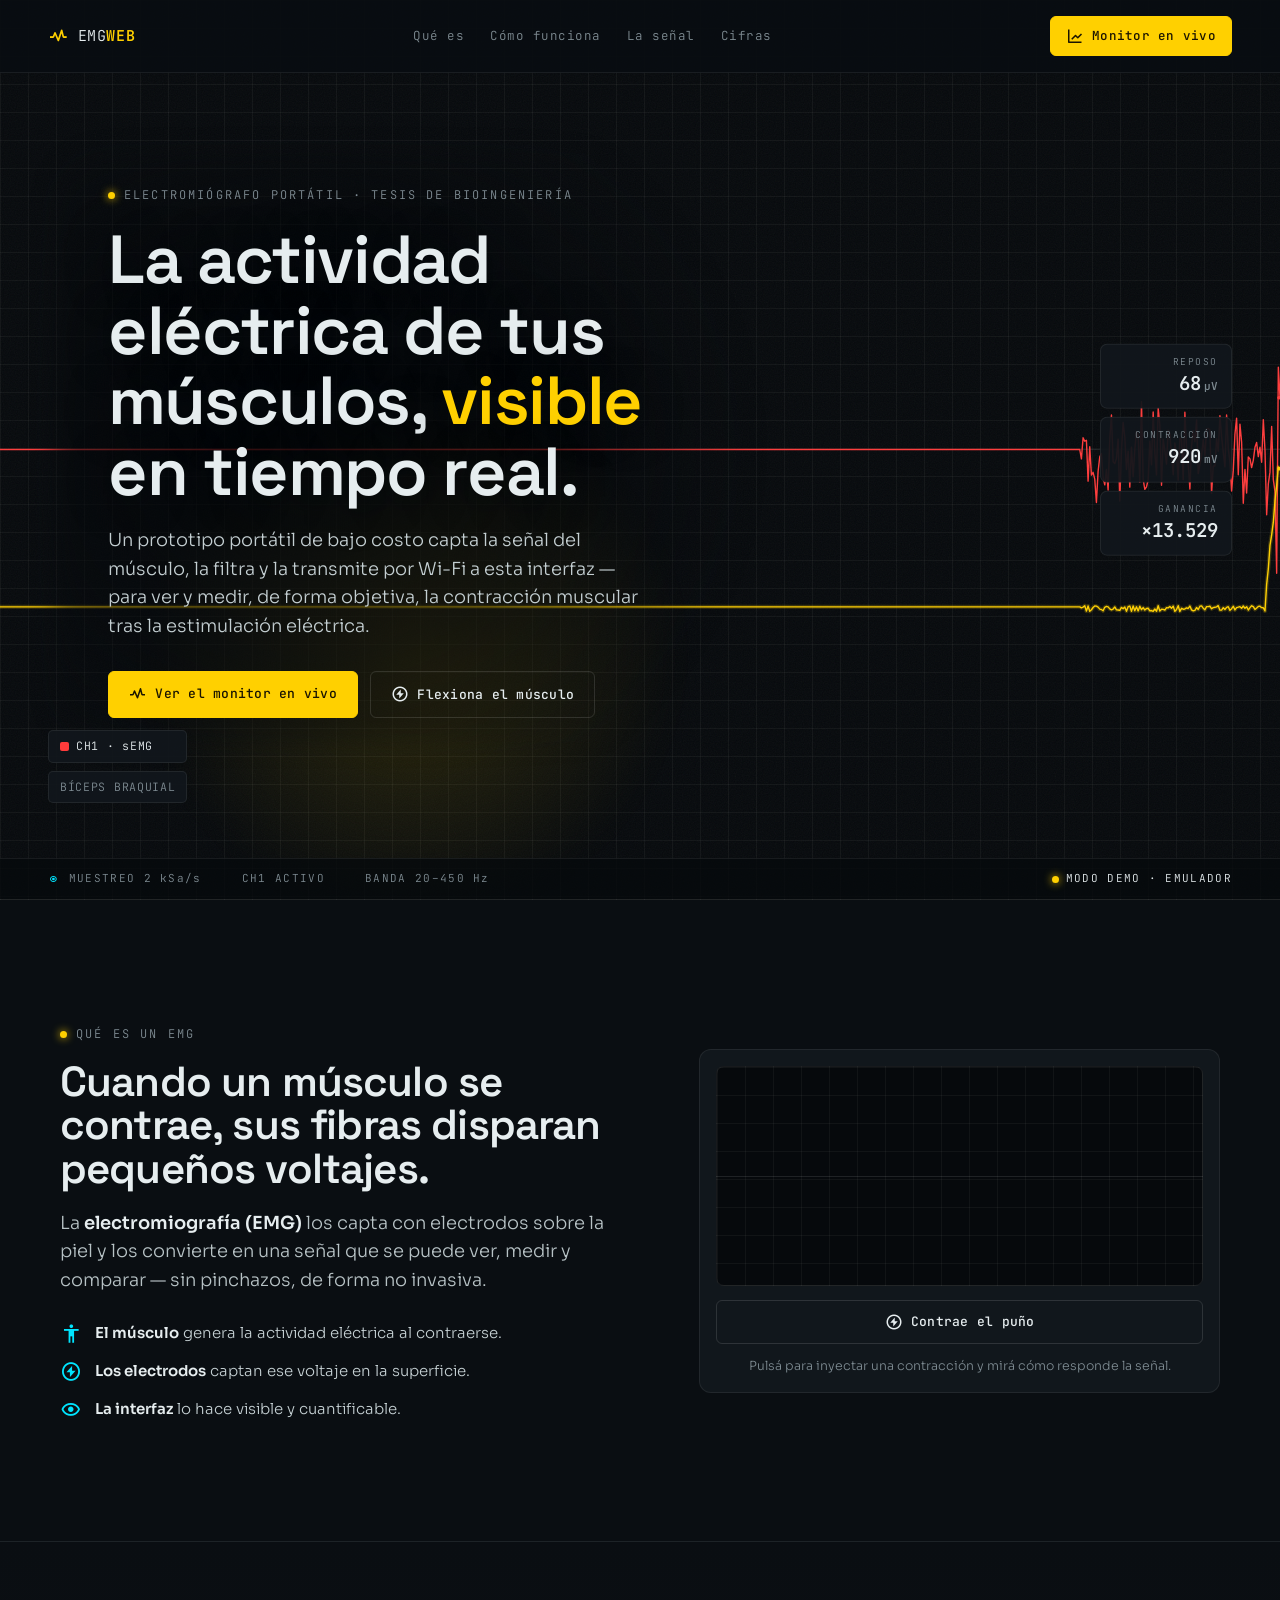
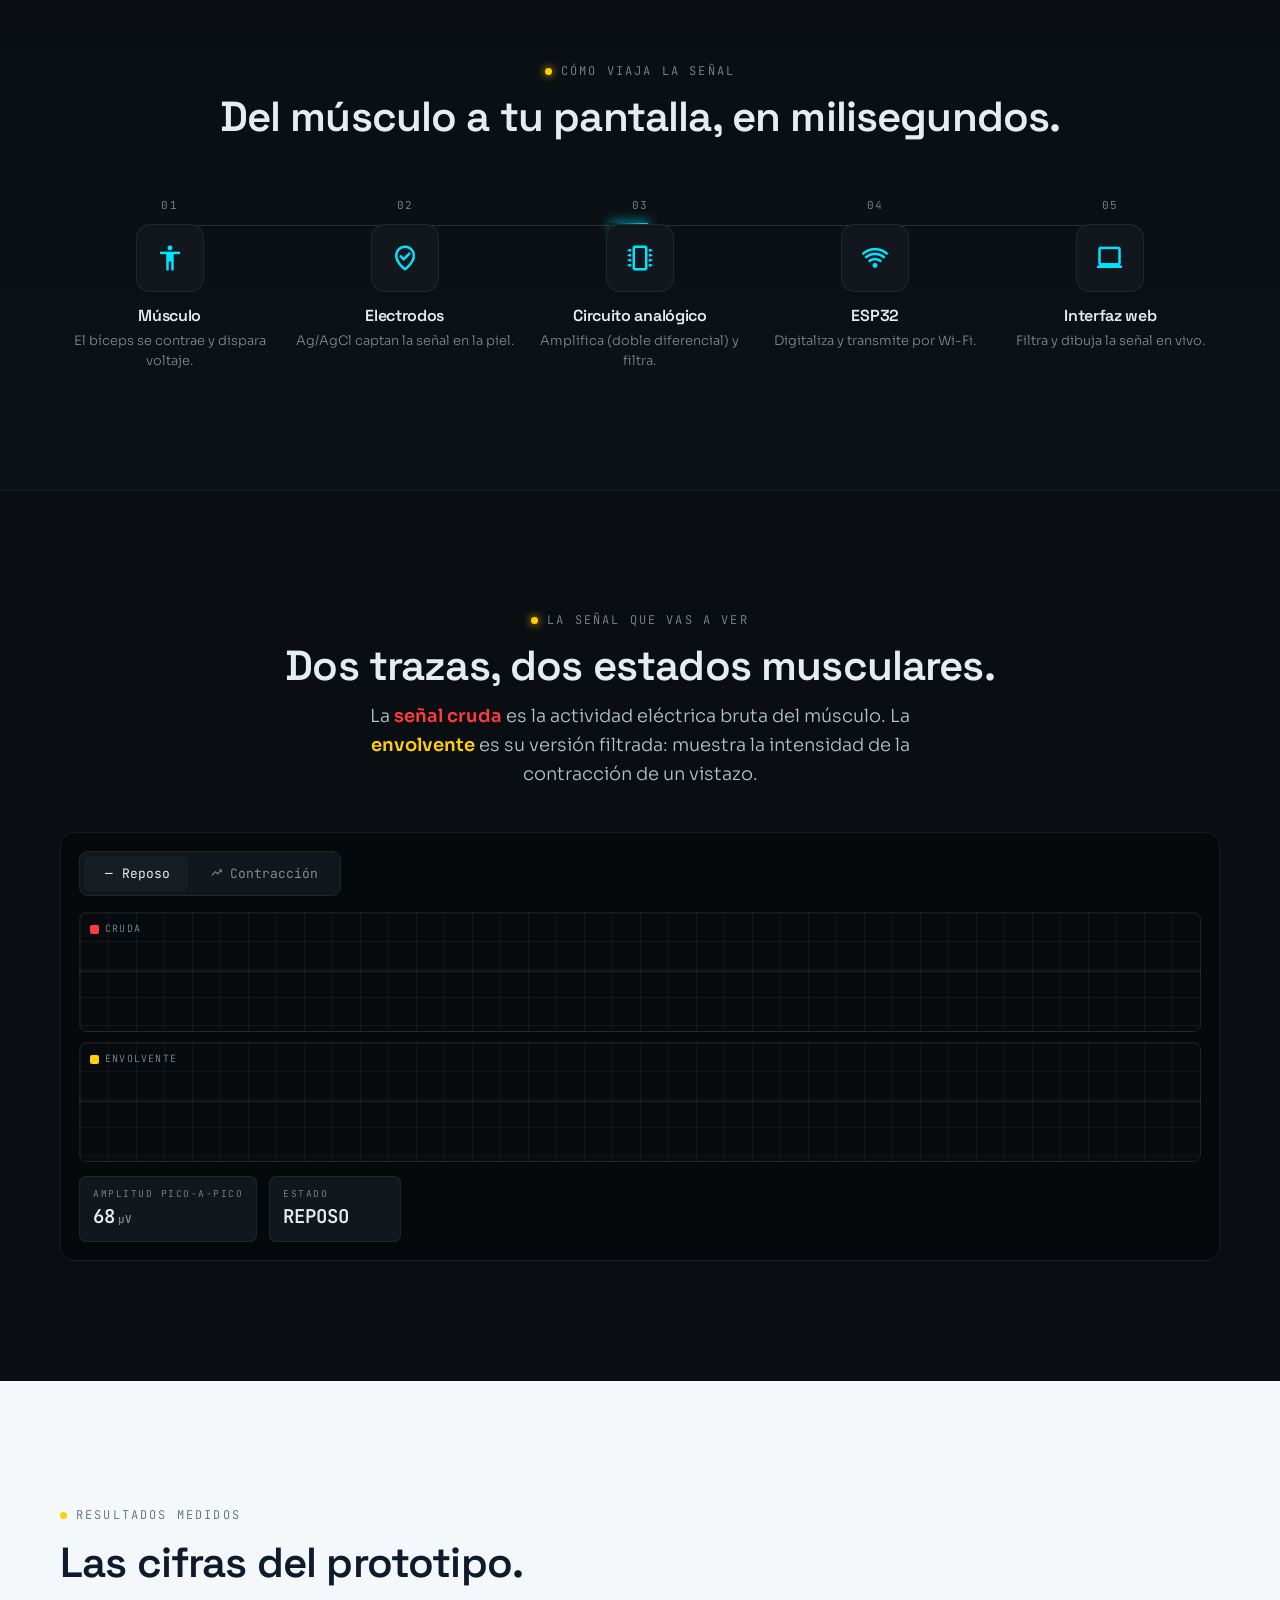
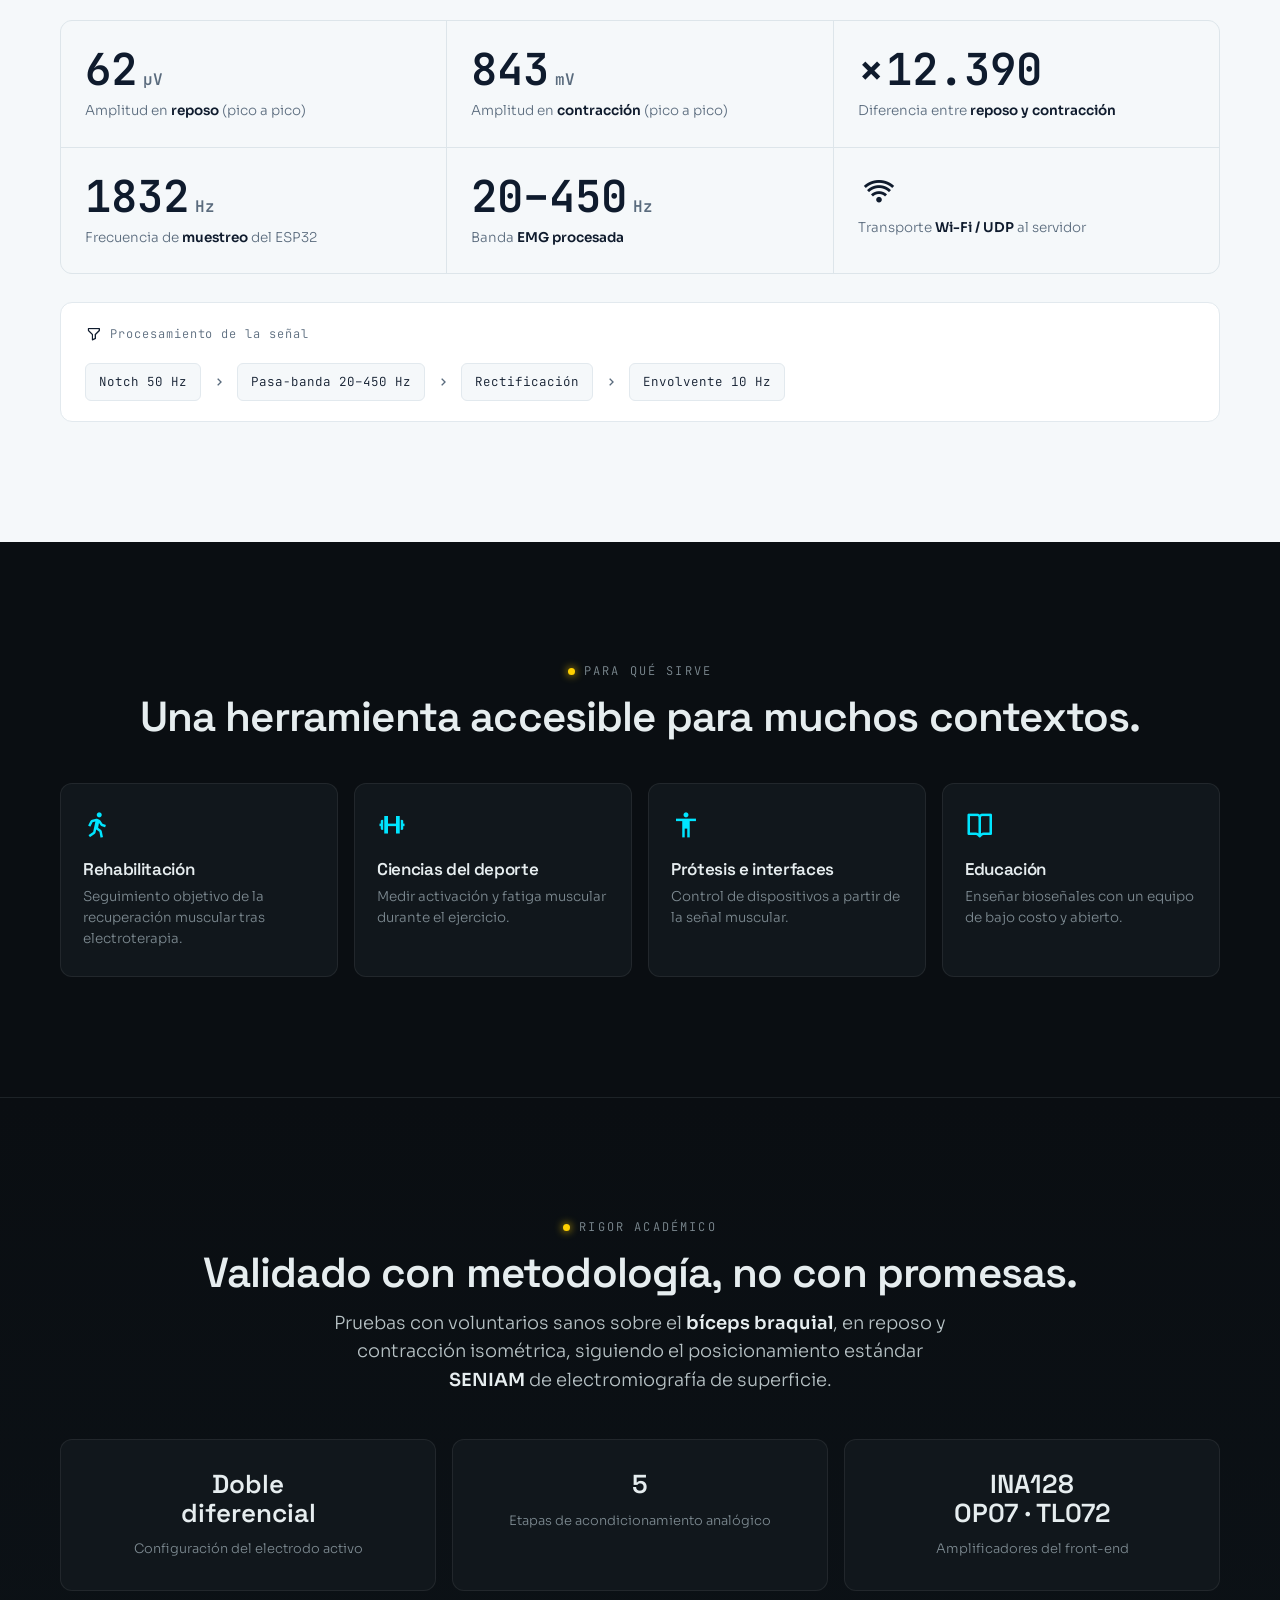
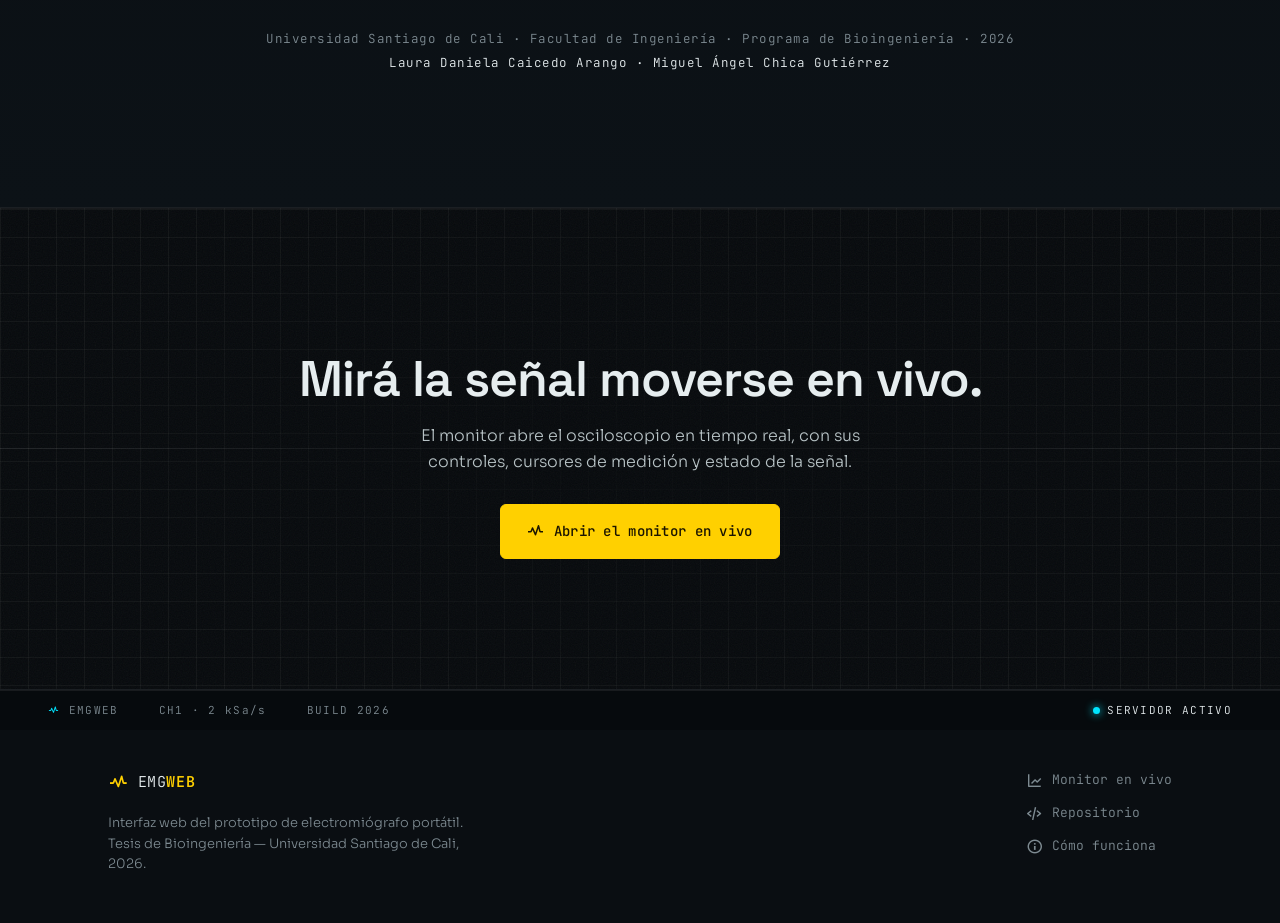
<file: static/index.html>
<!DOCTYPE html>
<html lang="es">
<head>
  <meta charset="UTF-8" />
  <meta name="viewport" content="width=device-width, initial-scale=1.0" />
  <title>Electromiógrafo portátil — Monitoreo muscular en tiempo real</title>
  <meta name="description" content="Prototipo de electromiógrafo portátil de bajo costo: capta la señal del músculo, la filtra y la transmite por Wi-Fi a una interfaz web en tiempo real. Tesis de Bioingeniería, Universidad Santiago de Cali." />
  <link rel="preconnect" href="https://fonts.googleapis.com" />
  <link rel="preconnect" href="https://fonts.gstatic.com" crossorigin />
  <link href="https://fonts.googleapis.com/css2?family=Space+Grotesk:wght@400;500;600;700&family=Sora:wght@300;400;500;600&family=JetBrains+Mono:wght@400;500;600;700&display=swap" rel="stylesheet" />
  <link rel="stylesheet" href="https://unpkg.com/boxicons@2.1.4/css/boxicons.min.css" />
  <link rel="stylesheet" href="/static/landing.css" />
</head>
<body>
  <!-- LOADER -->
  <div id="loader">
    <div class="loader-inner">
      <div class="loader-trace"><span></span></div>
      <div class="loader-pct"><span id="loader-num">000</span><i>%</i></div>
      <div class="loader-label">INICIALIZANDO INSTRUMENTO</div>
    </div>
  </div>

  <!-- NAV -->
  <header class="nav">
    <a class="brand" href="#top">
      <i class='bx bx-pulse'></i><span>EMG<b>WEB</b></span>
    </a>
    <nav class="nav-links">
      <a href="#que-es">Qué es</a>
      <a href="#pipeline">Cómo funciona</a>
      <a href="#senales">La señal</a>
      <a href="#cifras">Cifras</a>
    </nav>
    <a class="btn btn-primary btn-sm" href="/monitor"><i class='bx bx-line-chart'></i> Monitor en vivo</a>
  </header>

  <!-- HERO -->
  <section class="hero" id="top">
    <canvas class="scope-canvas" id="hero-scope"></canvas>
    <div class="hero-glow"></div>
    <div class="grain"></div>

    <div class="hero-inner">
      <div class="hero-copy">
        <p class="eyebrow"><span class="led"></span> ELECTROMIÓGRAFO PORTÁTIL · TESIS DE BIOINGENIERÍA</p>
        <h1>La actividad eléctrica de tus músculos, <em>visible</em> en tiempo real.</h1>
        <p class="subhead">Un prototipo portátil de bajo costo capta la señal del músculo, la filtra y la transmite por Wi-Fi a esta interfaz — para ver y medir, de forma objetiva, la contracción muscular tras la estimulación eléctrica.</p>
        <div class="actions">
          <a class="btn btn-primary" href="/monitor"><i class='bx bx-pulse'></i> Ver el monitor en vivo</a>
          <button class="btn btn-ghost" id="flex-btn"><i class='bx bx-bolt-circle'></i> Flexiona el músculo</button>
        </div>
      </div>
    </div>

    <div class="scope-badges scope-badges--left">
      <div class="chip"><span class="dot dot-raw"></span> CH1 · sEMG</div>
      <div class="chip chip-muted">BÍCEPS BRAQUIAL</div>
    </div>
    <div class="scope-badges scope-badges--right">
      <div class="readout"><span class="ro-label">REPOSO</span><span class="ro-val">68<i>µV</i></span></div>
      <div class="readout"><span class="ro-label">CONTRACCIÓN</span><span class="ro-val">920<i>mV</i></span></div>
      <div class="readout"><span class="ro-label">GANANCIA</span><span class="ro-val">×13.529</span></div>
    </div>

    <div class="strip">
      <span><i class='bx bx-radio-circle-marked'></i> MUESTREO 2 kSa/s</span>
      <span>CH1 ACTIVO</span>
      <span>BANDA 20–450 Hz</span>
      <span class="strip-live"><span class="led led-amber"></span> MODO DEMO · EMULADOR</span>
    </div>
  </section>

  <!-- QUÉ ES -->
  <section class="section" id="que-es">
    <div class="wrap two-col reveal">
      <div>
        <p class="eyebrow"><span class="led"></span> QUÉ ES UN EMG</p>
        <h2>Cuando un músculo se contrae, sus fibras disparan pequeños voltajes.</h2>
        <p class="lead">La <strong>electromiografía (EMG)</strong> los capta con electrodos sobre la piel y los convierte en una señal que se puede ver, medir y comparar — sin pinchazos, de forma no invasiva.</p>
        <ul class="micro">
          <li><i class='bx bx-body'></i> <span><b>El músculo</b> genera la actividad eléctrica al contraerse.</span></li>
          <li><i class='bx bx-bolt-circle'></i> <span><b>Los electrodos</b> captan ese voltaje en la superficie.</span></li>
          <li><i class='bx bx-show'></i> <span><b>La interfaz</b> lo hace visible y cuantificable.</span></li>
        </ul>
      </div>
      <div class="demo-card">
        <div class="demo-scope">
          <canvas id="demo-scope"></canvas>
        </div>
        <button class="btn btn-ghost btn-block" id="demo-btn"><i class='bx bx-bolt-circle'></i> Contrae el puño</button>
        <p class="demo-hint">Pulsá para inyectar una contracción y mirá cómo responde la señal.</p>
      </div>
    </div>
  </section>

  <!-- PIPELINE -->
  <section class="section section-alt" id="pipeline">
    <div class="wrap reveal">
      <p class="eyebrow center"><span class="led"></span> CÓMO VIAJA LA SEÑAL</p>
      <h2 class="center">Del músculo a tu pantalla, en milisegundos.</h2>
      <div class="pipeline">
        <div class="pl-track"><div class="pl-pulse" id="pl-pulse"></div></div>
        <div class="pl-node">
          <span class="pl-num">01</span>
          <div class="pl-ico"><i class='bx bx-body'></i></div>
          <h3>Músculo</h3>
          <p>El bíceps se contrae y dispara voltaje.</p>
        </div>
        <div class="pl-node">
          <span class="pl-num">02</span>
          <div class="pl-ico"><i class='bx bx-been-here'></i></div>
          <h3>Electrodos</h3>
          <p>Ag/AgCl captan la señal en la piel.</p>
        </div>
        <div class="pl-node">
          <span class="pl-num">03</span>
          <div class="pl-ico"><i class='bx bx-microchip'></i></div>
          <h3>Circuito analógico</h3>
          <p>Amplifica (doble diferencial) y filtra.</p>
        </div>
        <div class="pl-node">
          <span class="pl-num">04</span>
          <div class="pl-ico"><i class='bx bx-wifi'></i></div>
          <h3>ESP32</h3>
          <p>Digitaliza y transmite por Wi-Fi.</p>
        </div>
        <div class="pl-node">
          <span class="pl-num">05</span>
          <div class="pl-ico"><i class='bx bx-laptop'></i></div>
          <h3>Interfaz web</h3>
          <p>Filtra y dibuja la señal en vivo.</p>
        </div>
      </div>
    </div>
  </section>

  <!-- LA SEÑAL: CRUDA VS ENVOLVENTE -->
  <section class="section" id="senales">
    <div class="wrap reveal">
      <p class="eyebrow center"><span class="led"></span> LA SEÑAL QUE VAS A VER</p>
      <h2 class="center">Dos trazas, dos estados musculares.</h2>
      <p class="lead center narrow">La <strong style="color:var(--raw)">señal cruda</strong> es la actividad eléctrica bruta del músculo. La <strong style="color:var(--amber)">envolvente</strong> es su versión filtrada: muestra la intensidad de la contracción de un vistazo.</p>

      <div class="signal-panel">
        <div class="sig-toggle" role="tablist">
          <button class="sig-tab is-active" data-state="reposo"><i class='bx bx-minus'></i> Reposo</button>
          <button class="sig-tab" data-state="contraccion"><i class='bx bx-trending-up'></i> Contracción</button>
        </div>
        <div class="sig-lanes">
          <div class="sig-lane">
            <span class="lane-tag"><span class="dot dot-raw"></span> CRUDA</span>
            <canvas id="lane-raw"></canvas>
          </div>
          <div class="sig-lane">
            <span class="lane-tag"><span class="dot dot-filt"></span> ENVOLVENTE</span>
            <canvas id="lane-env"></canvas>
          </div>
        </div>
        <div class="sig-readouts">
          <div class="readout"><span class="ro-label">AMPLITUD PICO-A-PICO</span><span class="ro-val" id="sig-amp">68<i>µV</i></span></div>
          <div class="readout"><span class="ro-label">ESTADO</span><span class="ro-val" id="sig-state">REPOSO</span></div>
        </div>
      </div>
    </div>
  </section>

  <!-- CIFRAS (BANDA CLARA / DATASHEET) -->
  <section class="section section-light" id="cifras">
    <div class="wrap reveal">
      <p class="eyebrow light"><span class="led"></span> RESULTADOS MEDIDOS</p>
      <h2 class="dark">Las cifras del prototipo.</h2>
      <div class="specs">
        <div class="spec"><div class="spec-num"><span data-count="68">0</span><i>µV</i></div><div class="spec-lbl">Amplitud en <b>reposo</b> (pico a pico)</div></div>
        <div class="spec"><div class="spec-num"><span data-count="920">0</span><i>mV</i></div><div class="spec-lbl">Amplitud en <b>contracción</b> (pico a pico)</div></div>
        <div class="spec"><div class="spec-num">×<span data-count="13529">0</span></div><div class="spec-lbl">Diferencia entre <b>reposo y contracción</b></div></div>
        <div class="spec"><div class="spec-num"><span data-count="2000">0</span><i>Hz</i></div><div class="spec-lbl">Frecuencia de <b>muestreo</b> del ESP32</div></div>
        <div class="spec"><div class="spec-num">20–450<i>Hz</i></div><div class="spec-lbl">Banda <b>EMG procesada</b></div></div>
        <div class="spec"><div class="spec-num"><i class='bx bx-wifi'></i></div><div class="spec-lbl">Transporte <b>Wi-Fi / UDP</b> al servidor</div></div>
      </div>
      <div class="dsp">
        <span class="dsp-title"><i class='bx bx-filter-alt'></i> Procesamiento de la señal</span>
        <div class="dsp-chain">
          <span class="dsp-step">Notch 50 Hz</span><i class='bx bx-chevron-right'></i>
          <span class="dsp-step">Pasa-banda 20–450 Hz</span><i class='bx bx-chevron-right'></i>
          <span class="dsp-step">Rectificación</span><i class='bx bx-chevron-right'></i>
          <span class="dsp-step">Envolvente 10 Hz</span>
        </div>
      </div>
    </div>
  </section>

  <!-- CASOS DE USO -->
  <section class="section" id="usos">
    <div class="wrap reveal">
      <p class="eyebrow center"><span class="led"></span> PARA QUÉ SIRVE</p>
      <h2 class="center">Una herramienta accesible para muchos contextos.</h2>
      <div class="cards">
        <div class="card"><i class='bx bx-walk'></i><h3>Rehabilitación</h3><p>Seguimiento objetivo de la recuperación muscular tras electroterapia.</p></div>
        <div class="card"><i class='bx bx-dumbbell'></i><h3>Ciencias del deporte</h3><p>Medir activación y fatiga muscular durante el ejercicio.</p></div>
        <div class="card"><i class='bx bx-body'></i><h3>Prótesis e interfaces</h3><p>Control de dispositivos a partir de la señal muscular.</p></div>
        <div class="card"><i class='bx bx-book-open'></i><h3>Educación</h3><p>Enseñar bioseñales con un equipo de bajo costo y abierto.</p></div>
      </div>
    </div>
  </section>

  <!-- VALIDACIÓN / ACADEMIA -->
  <section class="section section-alt" id="validacion">
    <div class="wrap reveal">
      <p class="eyebrow center"><span class="led"></span> RIGOR ACADÉMICO</p>
      <h2 class="center">Validado con metodología, no con promesas.</h2>
      <p class="lead center narrow">Pruebas con voluntarios sanos sobre el <strong>bíceps braquial</strong>, en reposo y contracción isométrica, siguiendo el posicionamiento estándar <strong>SENIAM</strong> de electromiografía de superficie.</p>
      <div class="val-stats">
        <div class="val-stat"><span class="vs-num">Doble<br>diferencial</span><span class="vs-lbl">Configuración del electrodo activo</span></div>
        <div class="val-stat"><span class="vs-num">5</span><span class="vs-lbl">Etapas de acondicionamiento analógico</span></div>
        <div class="val-stat"><span class="vs-num">INA128<br>OP07 · TL072</span><span class="vs-lbl">Amplificadores del front-end</span></div>
      </div>
      <p class="val-credit">Universidad Santiago de Cali · Facultad de Ingeniería · Programa de Bioingeniería · 2026<br>
      <span>Laura Daniela Caicedo Arango · Miguel Ángel Chica Gutiérrez</span></p>
    </div>
  </section>

  <!-- CTA FINAL -->
  <section class="cta-final reveal">
    <canvas class="scope-canvas" id="cta-scope"></canvas>
    <div class="grain"></div>
    <div class="wrap">
      <h2>Mirá la señal moverse en vivo.</h2>
      <p>El monitor abre el osciloscopio en tiempo real, con sus controles, cursores de medición y estado de la señal.</p>
      <a class="btn btn-primary btn-lg" href="/monitor"><i class='bx bx-pulse'></i> Abrir el monitor en vivo</a>
    </div>
  </section>

  <!-- FOOTER -->
  <footer class="footer">
    <div class="strip strip-footer">
      <span><i class='bx bx-pulse'></i> EMGWEB</span>
      <span>CH1 · 2 kSa/s</span>
      <span>BUILD 2026</span>
      <span class="strip-live"><span class="led led-cyan"></span> SERVIDOR ACTIVO</span>
    </div>
    <div class="footer-grid">
      <div>
        <a class="brand" href="#top"><i class='bx bx-pulse'></i><span>EMG<b>WEB</b></span></a>
        <p class="foot-copy">Interfaz web del prototipo de electromiógrafo portátil. Tesis de Bioingeniería — Universidad Santiago de Cali, 2026.</p>
      </div>
      <div class="foot-links">
        <a href="/monitor"><i class='bx bx-line-chart'></i> Monitor en vivo</a>
        <a href="https://github.com/JhonUwU0934/electromiografo-portatil" target="_blank" rel="noopener"><i class='bx bx-code-alt'></i> Repositorio</a>
        <a href="#que-es"><i class='bx bx-info-circle'></i> Cómo funciona</a>
      </div>
    </div>
  </footer>

  <script src="/static/landing.js"></script>
</body>
</html>
</file>
<file: static/landing.css>
/* ============================================================
   EMG WEB — Landing
   Dirección: "front panel de instrumento clínico en el navegador".
   Near-black calibrado, traza EMG como heroína, mono = lenguaje de máquina,
   quiebre a registro claro (datasheet) para las cifras.
   ============================================================ */

:root {
  --bg: #0a0e12;
  --well: #06090c;
  --surface: #11171c;
  --surface-2: #161e24;
  --raw: #ff3b3b;     /* señal cruda (heredada del monitor) */
  --amber: #ffd000;   /* envolvente + acción/CTA */
  --cyan: #00e5ff;    /* calibración / scope */
  --text: #e6edef;
  --muted: #7e8b92;
  --grid: #202632;
  --hairline: rgba(255, 255, 255, 0.07);
  --hairline-2: rgba(255, 255, 255, 0.12);
  --light-bg: #f5f8fa;
  --ink: #0f1b2d;
  --ink-muted: #5a6b7d;

  --font-display: "Space Grotesk", system-ui, sans-serif;
  --font-body: "Sora", system-ui, sans-serif;
  --font-mono: "JetBrains Mono", ui-monospace, monospace;

  --maxw: 1160px;

  /* retícula de osciloscopio como CSS (sin redibujar en canvas cada frame) */
  --grat:
    linear-gradient(to bottom, transparent calc(50% - 0.5px), rgba(255, 255, 255, 0.10) calc(50% - 0.5px), rgba(255, 255, 255, 0.10) calc(50% + 0.5px), transparent calc(50% + 0.5px)),
    repeating-linear-gradient(to right, rgba(255, 255, 255, 0.045) 0 1px, transparent 1px 28px),
    repeating-linear-gradient(to bottom, rgba(255, 255, 255, 0.045) 0 1px, transparent 1px 28px);
}

* { box-sizing: border-box; }

html { scroll-behavior: smooth; }

body {
  margin: 0;
  background: var(--bg);
  color: var(--text);
  font-family: var(--font-body);
  font-weight: 300;
  line-height: 1.6;
  -webkit-font-smoothing: antialiased;
  overflow-x: hidden;
}

h1, h2, h3 { font-family: var(--font-display); font-weight: 600; line-height: 1.04; letter-spacing: -0.02em; margin: 0; }
a { color: inherit; text-decoration: none; }
em { font-style: normal; color: var(--amber); }
strong { font-weight: 600; color: var(--text); }

/* grain overlay (mata el sheen plano) */
.grain {
  position: absolute; inset: 0; pointer-events: none; z-index: 2; opacity: 0.05;
  background-image: url("data:image/svg+xml,%3Csvg xmlns='http://www.w3.org/2000/svg' width='160' height='160'%3E%3Cfilter id='n'%3E%3CfeTurbulence type='fractalNoise' baseFrequency='0.85' numOctaves='3' stitchTiles='stitch'/%3E%3C/filter%3E%3Crect width='100%25' height='100%25' filter='url(%23n)'/%3E%3C/svg%3E");
}

/* ---------- LOADER ---------- */
#loader {
  position: fixed; inset: 0; z-index: 100; background: var(--bg);
  display: flex; align-items: center; justify-content: center;
  transition: opacity .5s ease, visibility .5s ease;
}
#loader.done { opacity: 0; visibility: hidden; }
.loader-inner { text-align: center; }
.loader-trace { width: 180px; height: 2px; background: var(--grid); margin: 0 auto 22px; position: relative; overflow: hidden; }
.loader-trace span { position: absolute; inset: 0; width: 0%; background: linear-gradient(90deg, transparent, var(--amber)); transition: width .1s linear; }
.loader-pct { font-family: var(--font-mono); font-size: 34px; font-weight: 600; color: var(--text); font-variant-numeric: tabular-nums; }
.loader-pct i { font-size: 18px; color: var(--muted); font-style: normal; margin-left: 2px; }
.loader-label { font-family: var(--font-mono); font-size: 11px; letter-spacing: 0.28em; color: var(--muted); margin-top: 8px; }

/* ---------- NAV ---------- */
.nav {
  position: fixed; top: 0; left: 0; right: 0; z-index: 40;
  display: flex; align-items: center; justify-content: space-between; gap: 20px;
  padding: 16px clamp(18px, 4vw, 48px);
  background: rgba(9, 13, 17, 0.94);
  border-bottom: 1px solid var(--hairline);
}
.brand { display: inline-flex; align-items: center; gap: 9px; font-family: var(--font-mono); font-size: 15px; letter-spacing: 0.04em; }
.brand i { color: var(--amber); font-size: 20px; }
.brand b { color: var(--amber); font-weight: 600; }
.nav-links { display: flex; gap: 26px; font-family: var(--font-mono); font-size: 12.5px; letter-spacing: 0.04em; }
.nav-links a { color: var(--muted); transition: color .15s; }
.nav-links a:hover { color: var(--text); }

/* ---------- BUTTONS ---------- */
.btn {
  display: inline-flex; align-items: center; gap: 8px; cursor: pointer;
  font-family: var(--font-mono); font-size: 13px; font-weight: 500; letter-spacing: 0.02em;
  padding: 12px 20px; border-radius: 6px; border: 1px solid transparent; transition: all .18s ease; white-space: nowrap;
}
.btn i { font-size: 18px; }
.btn-primary { background: var(--amber); color: #1a1400; border-color: var(--amber); }
.btn-primary:hover { box-shadow: 0 0 0 4px rgba(255, 208, 0, 0.15); transform: translateY(-1px); }
.btn-ghost { background: transparent; color: var(--text); border-color: var(--hairline-2); }
.btn-ghost:hover { border-color: var(--amber); color: var(--amber); }
.btn-sm { padding: 9px 15px; font-size: 12.5px; }
.btn-lg { padding: 15px 26px; font-size: 14px; }
.btn-block { width: 100%; justify-content: center; }

/* ---------- HERO ---------- */
.hero {
  position: relative; min-height: 100vh; display: flex; align-items: center;
  background-color: var(--well); background-image: var(--grat);
  overflow: hidden; border-bottom: 1px solid var(--hairline);
}
.scope-canvas { position: absolute; inset: 0; width: 100%; height: 100%; z-index: 1; display: block; }
.hero-glow {
  position: absolute; z-index: 1; left: 8%; top: 38%; width: 620px; height: 620px; max-width: 80vw;
  background: radial-gradient(circle, rgba(255, 208, 0, 0.16), transparent 62%);
  filter: blur(14px); pointer-events: none;
}
.hero-inner { position: relative; z-index: 3; width: 100%; max-width: var(--maxw); margin: 0 auto; padding: 0 clamp(18px, 4vw, 48px); }
.hero-copy { max-width: 620px; position: relative; }
.hero-copy > * { position: relative; z-index: 1; }
/* scrim radial difuminado detrás del texto (sin caja dura) */
.hero-copy::before {
  content: ""; position: absolute; inset: -28px -120px -24px -54px; z-index: 0;
  pointer-events: none; border-radius: 48px;
  background: radial-gradient(ellipse 72% 86% at 32% 50%, rgba(6, 9, 12, 0.82) 0%, rgba(6, 9, 12, 0.55) 44%, rgba(6, 9, 12, 0) 78%);
  filter: blur(12px);
}
.hero h1 {
  font-size: clamp(34px, 6vw, 68px); margin: 18px 0;
  text-shadow: 0 2px 40px rgba(6, 9, 12, 0.9);
}
.subhead { font-size: clamp(15px, 1.7vw, 18px); color: #c4cfd2; max-width: 540px; margin: 0 0 30px; }
.actions { display: flex; gap: 12px; flex-wrap: wrap; }

/* eyebrow (mono kicker) */
.eyebrow { font-family: var(--font-mono); font-size: 12px; letter-spacing: 0.18em; color: var(--muted); display: inline-flex; align-items: center; gap: 9px; margin: 0; text-transform: uppercase; }
.eyebrow.center { justify-content: center; display: flex; }
.eyebrow.light { color: var(--ink-muted); }
.led { width: 7px; height: 7px; border-radius: 50%; background: var(--amber); box-shadow: 0 0 8px var(--amber); animation: pulse-led 2s infinite; }
.led-amber { background: var(--amber); box-shadow: 0 0 8px var(--amber); }
.led-cyan { background: var(--cyan); box-shadow: 0 0 8px var(--cyan); }
@keyframes pulse-led { 0%, 100% { opacity: 1; } 50% { opacity: 0.35; } }

/* scope badges (Tektronix-style framing) */
.scope-badges { position: absolute; z-index: 3; display: flex; flex-direction: column; gap: 8px; }
.scope-badges--left { left: clamp(18px, 4vw, 48px); bottom: 96px; }
.scope-badges--right { right: clamp(18px, 4vw, 48px); top: 50%; transform: translateY(-50%); align-items: flex-end; }
.chip { font-family: var(--font-mono); font-size: 11.5px; letter-spacing: 0.06em; color: var(--text); background: rgba(17, 23, 28, 0.94); border: 1px solid var(--hairline); border-radius: 5px; padding: 6px 11px; display: inline-flex; align-items: center; gap: 7px; }
.chip-muted { color: var(--muted); }
.readout { background: rgba(17, 23, 28, 0.94); border: 1px solid var(--hairline); border-radius: 7px; padding: 9px 13px; min-width: 132px; text-align: right; }
.ro-label { display: block; font-family: var(--font-mono); font-size: 9.5px; letter-spacing: 0.16em; color: var(--muted); }
.ro-val { font-family: var(--font-mono); font-size: 19px; font-weight: 600; color: var(--text); font-variant-numeric: tabular-nums; }
.ro-val i { font-style: normal; font-size: 11px; color: var(--muted); margin-left: 3px; }

/* status strip */
.strip {
  position: absolute; bottom: 0; left: 0; right: 0; z-index: 3;
  display: flex; gap: clamp(14px, 4vw, 40px); align-items: center; flex-wrap: wrap;
  padding: 11px clamp(18px, 4vw, 48px);
  background: rgba(6, 9, 12, 0.78); border-top: 1px solid var(--hairline);
  font-family: var(--font-mono); font-size: 11px; letter-spacing: 0.12em; color: var(--muted);
}
.strip i { color: var(--cyan); vertical-align: middle; }
.strip-live { margin-left: auto; display: inline-flex; align-items: center; gap: 7px; color: var(--text); }

/* ---------- SECTIONS ---------- */
.section { position: relative; padding: clamp(64px, 10vw, 120px) clamp(18px, 4vw, 48px); }
.section-alt { background: linear-gradient(180deg, var(--bg), #0c1217); border-top: 1px solid var(--hairline); border-bottom: 1px solid var(--hairline); }
.wrap { max-width: var(--maxw); margin: 0 auto; }
.center { text-align: center; }
.narrow { max-width: 620px; margin-left: auto; margin-right: auto; }
h2 { font-size: clamp(26px, 4vw, 42px); margin: 14px 0 18px; }
h2.center { margin-bottom: 14px; }
.lead { font-size: clamp(15px, 1.6vw, 18px); color: #b8c3c6; }
.lead.center { margin-top: 8px; }

.two-col { display: grid; grid-template-columns: 1.05fr 0.95fr; gap: clamp(28px, 5vw, 64px); align-items: center; }

.micro { list-style: none; padding: 0; margin: 26px 0 0; display: grid; gap: 14px; }
.micro li { display: flex; align-items: center; gap: 13px; font-size: 15px; color: #c4cfd2; }
.micro i { font-size: 22px; color: var(--cyan); flex-shrink: 0; }
.micro b { color: var(--text); font-weight: 600; }

/* demo card */
.demo-card { background: var(--surface); border: 1px solid var(--hairline); border-radius: 12px; padding: 16px; }
.demo-scope { background-color: var(--well); background-image: var(--grat); border: 1px solid var(--hairline); border-radius: 8px; height: 220px; overflow: hidden; margin-bottom: 14px; }
.demo-scope canvas { width: 100%; height: 100%; display: block; }
.demo-hint { font-size: 12.5px; color: var(--muted); text-align: center; margin: 12px 0 0; }

/* ---------- PIPELINE ---------- */
.pipeline { position: relative; display: grid; grid-template-columns: repeat(5, 1fr); gap: 16px; margin-top: 52px; }
.pl-track { position: absolute; top: 34px; left: 8%; right: 8%; height: 1px; background: var(--hairline-2); z-index: 0; }
.pl-pulse { position: absolute; top: -2px; left: 0; width: 40px; height: 5px; border-radius: 4px; background: linear-gradient(90deg, transparent, var(--cyan)); box-shadow: 0 0 12px var(--cyan); }
.pl-node { position: relative; z-index: 1; text-align: center; }
.pl-num { font-family: var(--font-mono); font-size: 11px; letter-spacing: 0.1em; color: var(--muted); }
.pl-ico { width: 68px; height: 68px; margin: 8px auto 16px; border-radius: 14px; background: var(--surface); border: 1px solid var(--hairline); display: flex; align-items: center; justify-content: center; }
.pl-ico i { font-size: 30px; color: var(--cyan); }
.pl-node h3 { font-size: 16px; margin-bottom: 6px; }
.pl-node p { font-size: 13px; color: var(--muted); margin: 0; line-height: 1.5; }

/* ---------- SIGNAL PANEL ---------- */
.signal-panel { margin-top: 44px; background: var(--well); border: 1px solid var(--hairline); border-radius: 14px; padding: 18px; }
.sig-toggle { display: inline-flex; gap: 4px; padding: 4px; background: var(--surface); border: 1px solid var(--hairline); border-radius: 9px; margin-bottom: 16px; }
.sig-tab { font-family: var(--font-mono); font-size: 13px; color: var(--muted); background: transparent; border: none; padding: 9px 18px; border-radius: 6px; cursor: pointer; display: inline-flex; align-items: center; gap: 7px; transition: all .18s; }
.sig-tab.is-active { background: var(--surface-2); color: var(--text); }
.sig-tab.is-active[data-state="contraccion"] { color: var(--amber); }
.sig-lanes { display: grid; gap: 10px; }
.sig-lane { position: relative; background-color: #070b0e; background-image: var(--grat); border: 1px solid var(--hairline); border-radius: 8px; height: 120px; overflow: hidden; }
.sig-lane canvas { width: 100%; height: 100%; display: block; }
.lane-tag { position: absolute; top: 8px; left: 10px; z-index: 2; font-family: var(--font-mono); font-size: 10px; letter-spacing: 0.12em; color: var(--muted); display: inline-flex; align-items: center; gap: 6px; }
.sig-readouts { display: flex; gap: 12px; margin-top: 14px; }
.sig-readouts .readout { text-align: left; background: var(--surface); }

.dot { width: 9px; height: 9px; border-radius: 2px; display: inline-block; }
.dot-raw { background: var(--raw); }
.dot-filt { background: var(--amber); }

/* ---------- CIFRAS (banda clara) ---------- */
.section-light { background: var(--light-bg); color: var(--ink); }
.section-light .led { background: var(--amber); box-shadow: none; }
h2.dark { color: var(--ink); margin-bottom: 36px; }
.specs { display: grid; grid-template-columns: repeat(3, 1fr); gap: 1px; background: #dde5ea; border: 1px solid #dde5ea; border-radius: 12px; overflow: hidden; }
.spec { background: var(--light-bg); padding: 26px 24px; }
.spec-num { font-family: var(--font-mono); font-size: clamp(30px, 4vw, 44px); font-weight: 600; color: var(--ink); font-variant-numeric: tabular-nums; line-height: 1; display: flex; align-items: baseline; gap: 2px; }
.spec-num i { font-style: normal; font-size: 16px; color: var(--ink-muted); margin-left: 4px; }
.spec-num .bx { font-size: 34px; color: var(--ink); }
.spec-lbl { font-size: 13.5px; color: var(--ink-muted); margin-top: 10px; line-height: 1.45; }
.spec-lbl b { color: var(--ink); font-weight: 600; }
.dsp { margin-top: 28px; background: #fff; border: 1px solid #e2e9ee; border-radius: 12px; padding: 20px 24px; }
.dsp-title { font-family: var(--font-mono); font-size: 12px; letter-spacing: 0.08em; color: var(--ink-muted); display: inline-flex; align-items: center; gap: 8px; }
.dsp-title i { color: var(--ink); font-size: 16px; }
.dsp-chain { display: flex; align-items: center; gap: 10px; flex-wrap: wrap; margin-top: 14px; }
.dsp-step { font-family: var(--font-mono); font-size: 12.5px; color: var(--ink); background: var(--light-bg); border: 1px solid #e2e9ee; border-radius: 6px; padding: 8px 13px; }
.dsp-chain i { color: var(--ink-muted); }

/* ---------- CARDS ---------- */
.cards { display: grid; grid-template-columns: repeat(4, 1fr); gap: 16px; margin-top: 44px; }
.card { background: var(--surface); border: 1px solid var(--hairline); border-radius: 12px; padding: 26px 22px; transition: border-color .2s, transform .2s; }
.card:hover { border-color: var(--hairline-2); transform: translateY(-3px); }
.card i { font-size: 30px; color: var(--cyan); }
.card h3 { font-size: 17px; margin: 16px 0 8px; }
.card p { font-size: 13.5px; color: var(--muted); margin: 0; line-height: 1.55; }

/* ---------- VALIDACIÓN ---------- */
.val-stats { display: grid; grid-template-columns: repeat(3, 1fr); gap: 16px; margin: 44px 0 36px; }
.val-stat { text-align: center; padding: 30px 20px; background: var(--surface); border: 1px solid var(--hairline); border-radius: 12px; }
.vs-num { display: block; font-family: var(--font-display); font-size: 26px; font-weight: 600; color: var(--text); line-height: 1.1; }
.vs-lbl { display: block; font-size: 13px; color: var(--muted); margin-top: 12px; }
.val-credit { text-align: center; font-family: var(--font-mono); font-size: 12.5px; letter-spacing: 0.04em; color: var(--muted); line-height: 1.9; }
.val-credit span { color: var(--text); }

/* ---------- CTA FINAL ---------- */
.cta-final { position: relative; overflow: hidden; background-color: var(--well); background-image: var(--grat); padding: clamp(70px, 11vw, 130px) clamp(18px, 4vw, 48px); text-align: center; border-top: 1px solid var(--hairline); }
.cta-final::before { content: ""; position: absolute; inset: 0; z-index: 2; background: radial-gradient(ellipse 62% 75% at 50% 50%, rgba(6, 9, 12, 0.88), transparent 76%); pointer-events: none; }
.cta-final .wrap { position: relative; z-index: 3; }
.cta-final h2 { font-size: clamp(28px, 5vw, 50px); }
.cta-final p { color: #b8c3c6; max-width: 520px; margin: 16px auto 30px; }

/* ---------- FOOTER ---------- */
.footer { background: var(--bg); border-top: 1px solid var(--hairline); }
.strip-footer { position: static; }
.footer-grid { max-width: var(--maxw); margin: 0 auto; padding: 40px clamp(18px, 4vw, 48px) 48px; display: flex; justify-content: space-between; gap: 30px; flex-wrap: wrap; }
.foot-copy { font-size: 13px; color: var(--muted); max-width: 360px; margin: 14px 0 0; }
.foot-links { display: flex; flex-direction: column; gap: 12px; font-family: var(--font-mono); font-size: 13px; }
.foot-links a { color: var(--muted); display: inline-flex; align-items: center; gap: 9px; transition: color .15s; }
.foot-links a:hover { color: var(--amber); }
.foot-links i { font-size: 17px; }

/* ---------- REVEAL ---------- */
.reveal { opacity: 0; transform: translateY(16px); transition: opacity .7s ease, transform .7s ease; }
.reveal.in { opacity: 1; transform: none; }

/* ---------- RESPONSIVE ---------- */
@media (max-width: 900px) {
  .nav-links { display: none; }
  .two-col { grid-template-columns: 1fr; }
  .pipeline { grid-template-columns: repeat(2, 1fr); gap: 26px; }
  .pl-track { display: none; }
  .specs { grid-template-columns: repeat(2, 1fr); }
  .cards { grid-template-columns: repeat(2, 1fr); }
  .val-stats { grid-template-columns: 1fr; }
  .scope-badges--right, .scope-badges--left { display: none; }
}
@media (max-width: 560px) {
  .specs, .cards { grid-template-columns: 1fr; }
  .strip span:nth-child(2), .strip span:nth-child(3) { display: none; }
  .hero h1 { background: none; }
}

/* ---------- ACCESIBILIDAD: motion ---------- */
@media (prefers-reduced-motion: reduce) {
  *, *::before, *::after { animation-duration: 0.001ms !important; transition-duration: 0.001ms !important; }
  .reveal { opacity: 1; transform: none; }
  html { scroll-behavior: auto; }
}
</file>
